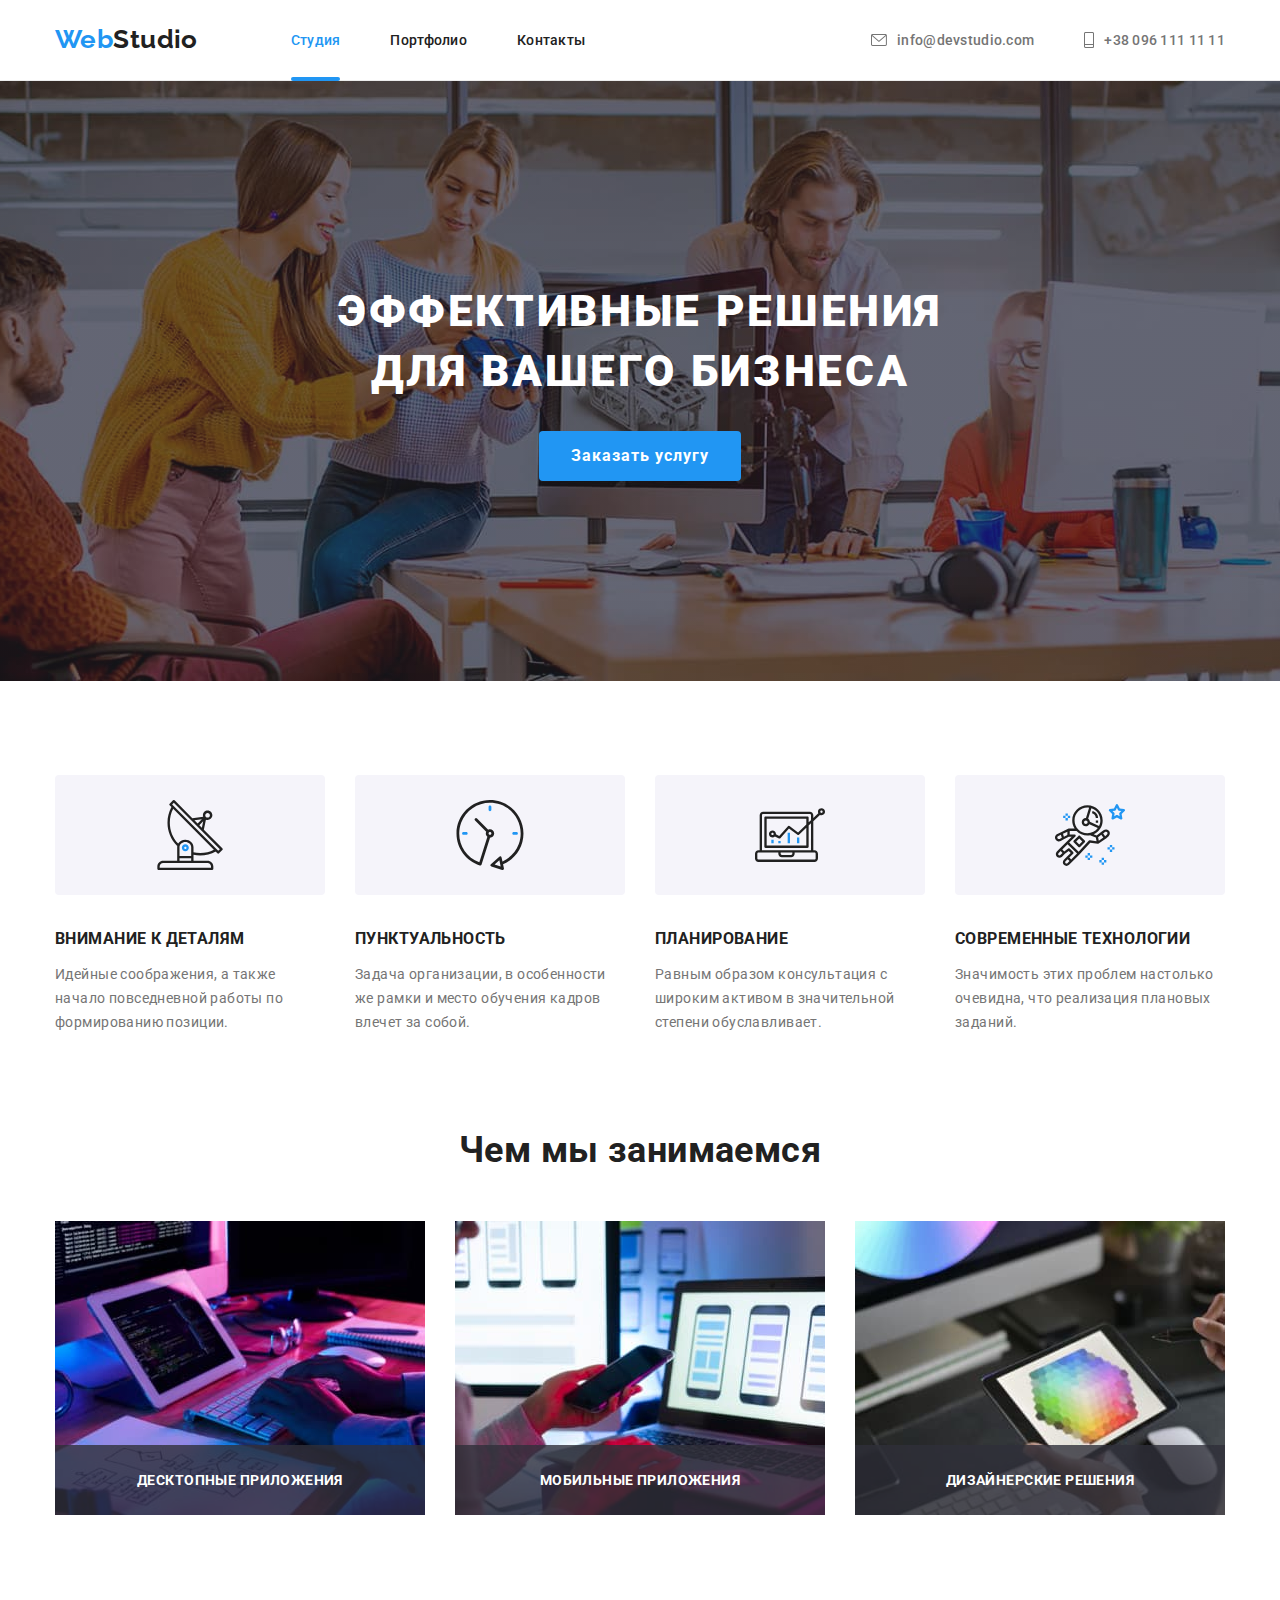
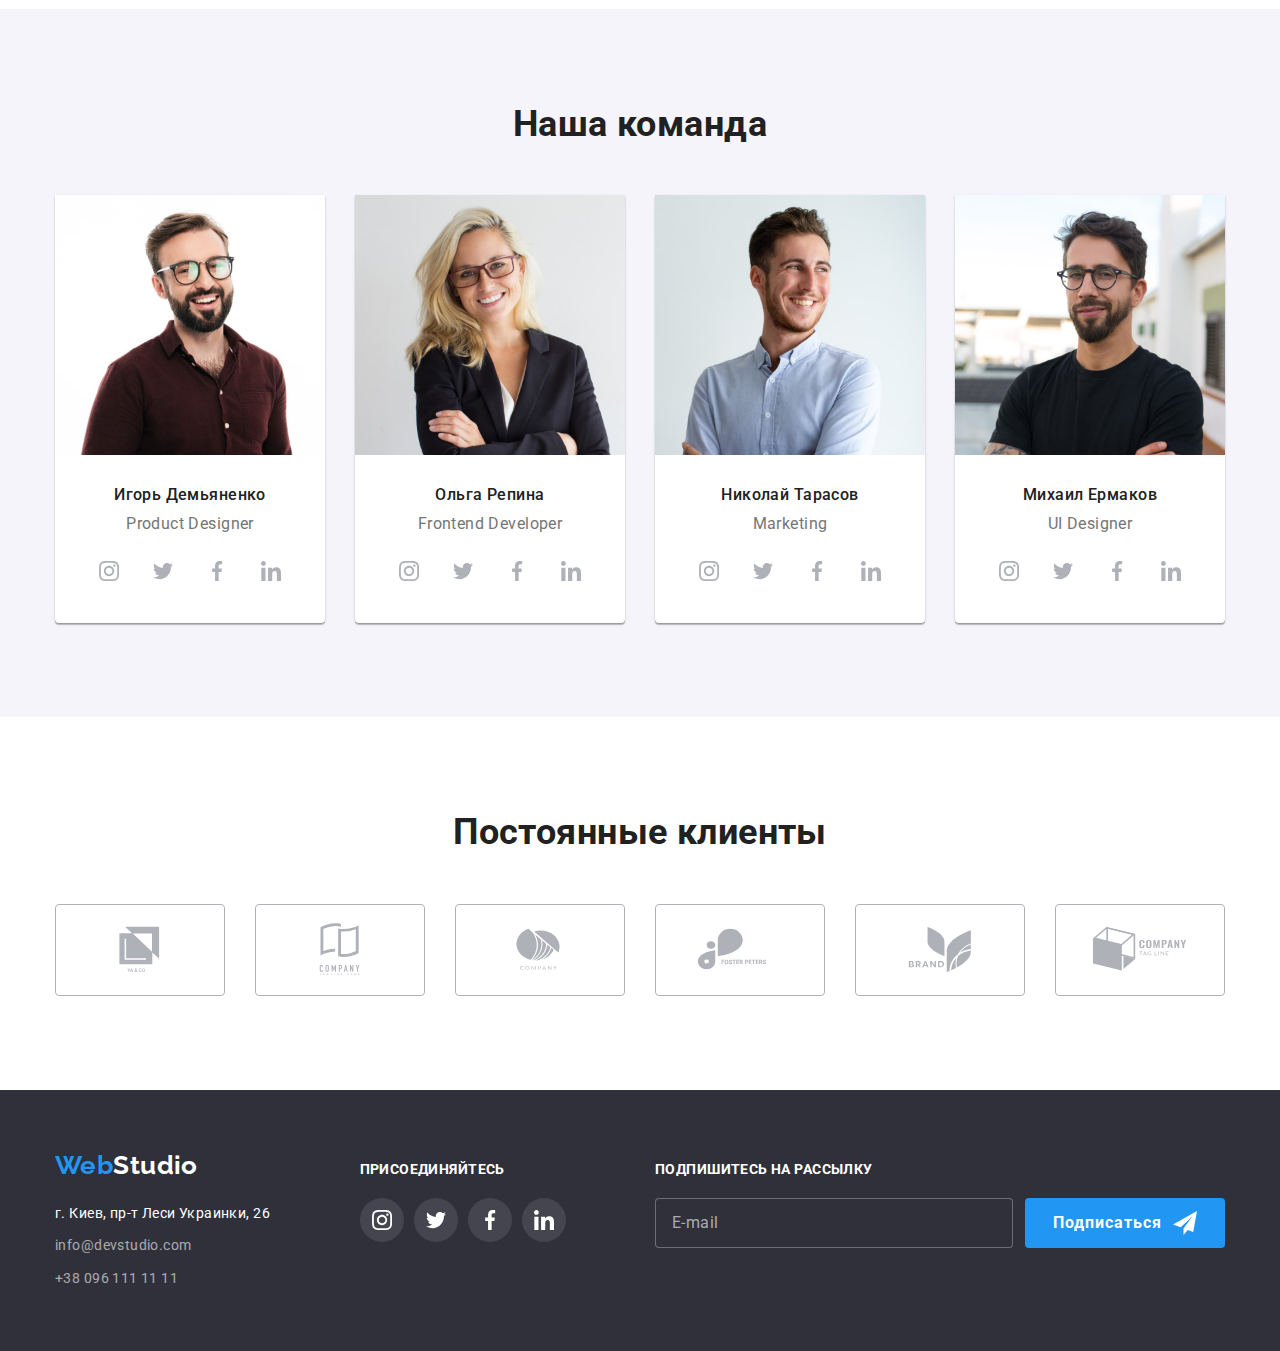
<file: index.html>
<!DOCTYPE html>
<html lang="ru">

<head>
	<meta charset="UTF-8" />
	<meta http-equiv="X-UA-Compatible" content="IE=edge" />
	<meta name="description" content="WebStudio, г. Киев, пр-т Леси Украинки, 26" />
	<meta name="viewport" content="width=device-width, initial-scale=1.0" />
	<title>WebStudio</title>
	<link rel="preconnect" href="https://fonts.googleapis.com">
	<link rel="preconnect" href="https://fonts.gstatic.com" crossorigin>
	<link
		href="https://fonts.googleapis.com/css2?family=Oleo+Script&family=Raleway:wght@700&family=Roboto:wght@400;500;700;900&display=swap"
		rel="stylesheet">
	<link rel="stylesheet"
		href="https://cdnjs.cloudflare.com/ajax/libs/modern-normalize/1.1.0/modern-normalize.min.css" />
	<link rel="stylesheet" href="./css/main.min.css">

</head>

<body>
	<!-- Header -->
	<header class="page-header">
		<div class="page-header-container container">
			<nav class="main-nav">
				<a href=" ./index.html" class="logo"><span class="logo__accent">Web</span>Studio</a>
				<ul class="menu-site-nav">
					<li class="menu-site-nav__item">
						<a href="./index.html" class="menu-site-nav__link menu-site-nav__link_current">Студия</a>
					</li>

					<li class="menu-site-nav__item">
						<a href="./portfolio.html" class="menu-site-nav__link">Портфолио</a>
					</li>

					<li class="menu-site-nav__item"><a href="" class="menu-site-nav__link">Контакты</a></li>
				</ul>
			</nav>
			<ul class="menu-contacts-header">
				<li class="menu-contacts-header__item">
					<a href="mailto:info@devstudio.com" class="menu-contacts-header__button">
						<svg class="icon-e-mail" width="16" height="12">
							<use href="./images/icons.svg#e-mail">
							</use>
						</svg>
						info@devstudio.com</a>
				</li>

				<li class="menu-contacts-header__item">
					<a href="tel:+380961111111" class="menu-contacts-header__button">
						<svg class="icon-telefon" width="10" height="16">
							<use href="./images/icons.svg#telefon">
							</use>
						</svg>
						+38 096 111 11 11</a>
				</li>
			</ul>
		</div>
	</header>

	<main>
		<!-- Hero -->
		<section class="hero-section section">
			<div class="container">
				<h1 class="hero-section__title">Эффективные решения для вашего бизнеса</h1>
				<button type="button" class="hero-section__button button" data-modal-open>Заказать
					услугу</button>
			</div>
		</section>

		<!-- Features -->
		<section class="features-section section">
			<div class="container">
				<h2 class="features-section__title section__title visually-hidden">Особенности</h2>
				<ul class="features-section__list">
					<li class="features-section__item">
						<div class="features-section__icon">
							<svg width="70" height="70">
								<use href="./images/icons.svg#antenna"></use>
							</svg>
						</div>

						<h3 class="features-section__title">Внимание к деталям</h3>
						<p class="features-section__text">
							Идейные соображения, а также начало повседневной работы по
							формированию позиции.
						</p>
					</li>

					<li class="features-section__item">
						<div class="features-section__icon">
							<svg width="70" height="70">
								<use href="./images/icons.svg#clock"></use>
							</svg>
						</div>
						<h3 class="features-section__title">Пунктуальность</h3>
						<p class="features-section__text">
							Задача организации, в особенности же рамки и место обучения
							кадров влечет за собой.
						</p>
					</li>

					<li class="features-section__item">
						<div class="features-section__icon">
							<svg width="70" height="70">
								<use href="./images/icons.svg#diagram"></use>
							</svg>
						</div>
						<h3 class="features-section__title">Планирование</h3>
						<p class="features-section__text">
							Равным образом консультация с широким активом в значительной
							степени обуславливает.
						</p>
					</li>

					<li class="features-section__item">
						<div class="features-section__icon">
							<svg width="70" height="70">
								<use href="./images/icons.svg#astronaut"></use>
							</svg>
						</div>
						<h3 class="features-section__title">Современные технологии</h3>
						<p class="features-section__text">
							Значимость этих проблем настолько очевидна, что реализация плановых заданий.
						</p>

					</li>
				</ul>
			</div>
		</section>
		<!-- Functions -->
		<section class="functions-section section">
			<div class="container">
				<h2 class="functions-section__title section__title">Чем мы занимаемся</h2>
				<ul class="functions-section__list">
					<li class="functions-section__item">
						<div class="functions-section__thumb">
							<img src="./images/studio/programer-working.jpg" alt="Программист пишет код" width="370" />
							<h3 class="functions-section__description">Десктопные приложения</h3>
						</div>
					</li>

					<li class=" functions-section__item">
						<div class="functions-section__thumb">
							<img src="./images/studio/designers.jpg" alt="Дизайнер работает над мобильным приложением"
								width="370" />
							<h3 class="functions-section__description">Мобильные приложения</h3>
						</div>
					</li>

					<li class="functions-section__item">
						<div class="functions-section__thumb">
							<img src="./images/studio/creative-artist.jpg" alt="Дизайнер принимает креативное решение"
								width="370" />
							<h3 class="functions-section__description">Дизайнерские решения</h3>
						</div>
					</li>
				</ul>
			</div>
		</section>

		<!-- Team -->
		<section class="team-section section">
			<div class="container">
				<h2 class="team-section__title section__title">Наша команда</h2>
				<ul class="team-section__list">
					<li class="team-section__item">
						<img src="./images/studio/igor.jpg" alt="Игорь" width="270" />
						<div class="team-section__card-content">
							<h3 class="team-section__name">Игорь Демьяненко</h3>
							<p lang="en" class="team-section__position">Product Designer</p>
							<ul class="social-list">

								<li class="social-list__item">
									<a class="social-list__link" href="https://www.instagram.com">
										<svg class="icon-instagram" width="20" height="20">
											<use href="./images/icons.svg#instagram"></use>
										</svg>
									</a>
								</li>

								<li class="social-list__item">
									<a class="social-list__link" href="https://twitter.com">
										<svg class="icon-twitter" width="20" height="20">
											<use href="./images/icons.svg#twitter"></use>
										</svg>
									</a>
								</li>

								<li class="social-list__item">
									<a class="social-list__link" href="https://www.facebook.com">
										<svg class="icon-facebook" width="20" height="20">
											<use href="./images/icons.svg#facebook"></use>
										</svg>
									</a>
								</li>

								<li class="social-list__item">
									<a class="social-list__link" href="https://www.linkedin.com">
										<svg class="icon-linkedin" width="20" height="20">
											<use href="./images/icons.svg#linkedin"></use>
										</svg>
									</a>
								</li>

							</ul>
						</div>
					</li>

					<li class="team-section__item">
						<img src="./images//studio/olga.jpg" alt="Ольга" width="270" />
						<div class="team-section__card-content">
							<h3 class="team-section__name">Ольга Репина</h3>
							<p lang="en" class="team-section__position">Frontend Developer</p>
							<ul class="social-list">

								<li class="social-list__item">
									<a class="social-list__link" href="https://www.instagram.com">
										<svg class="icon-instagram" width="20" height="20">
											<use href="./images/icons.svg#instagram"></use>
										</svg>
									</a>
								</li>

								<li class="social-list__item">
									<a class="social-list__link" href="https://twitter.com">
										<svg class="icon-twitter" width="20" height="20">
											<use href="./images/icons.svg#twitter"></use>
										</svg>
									</a>
								</li>

								<li class="social-list__item">
									<a class="social-list__link" href="https://www.facebook.com">
										<svg class="icon-facebook" width="20" height="20">
											<use href="./images/icons.svg#facebook"></use>
										</svg>
									</a>
								</li>

								<li class="social-list__item">
									<a class="social-list__link" href="https://www.linkedin.com">
										<svg class="icon-linkedin" width="20" height="20">
											<use href="./images/icons.svg#linkedin"></use>
										</svg>
									</a>
								</li>

							</ul>
						</div>
					</li>

					<li class="team-section__item">
						<img src="./images//studio/nikolaj.jpg" alt="Hиколай" width="270" />
						<div class="team-section__card-content">
							<h3 class="team-section__name">Николай Тарасов</h3>
							<p lang="en" class="team-section__position">Marketing</p>
							<ul class="social-list">

								<li class="social-list__item">
									<a class="social-list__link" href="https://www.instagram.com">
										<svg class="icon-instagram" width="20" height="20">
											<use href="./images/icons.svg#instagram"></use>
										</svg>
									</a>
								</li>

								<li class="social-list__item">
									<a class="social-list__link" href="https://twitter.com">
										<svg class="icon-twitter" width="20" height="20">
											<use href="./images/icons.svg#twitter"></use>
										</svg>
									</a>
								</li>

								<li class="social-list__item">
									<a class="social-list__link" href="https://www.facebook.com">
										<svg class="icon-facebook" width="20" height="20">
											<use href="./images/icons.svg#facebook"></use>
										</svg>
									</a>
								</li>

								<li class="social-list__item">
									<a class="social-list__link" href="https://www.linkedin.com">
										<svg class="icon-linkedin" width="20" height="20">
											<use href="./images/icons.svg#linkedin"></use>
										</svg>
									</a>
								</li>

							</ul>
						</div>
					</li>

					<li class="team-section__item">
						<img src="./images//studio/mixail.jpg" alt="Михаил" width="270" />
						<div class="team-section__card-content">
							<h3 class="team-section__name">Михаил Ермаков</h3>
							<p lang="en" class="team-section__position">UI Designer</p>
							<ul class="social-list">

								<li class="social-list__item">
									<a class="social-list__link" href="https://www.instagram.com">
										<svg class="icon-instagram" width="20" height="20">
											<use href="./images/icons.svg#instagram"></use>
										</svg>
									</a>
								</li>

								<li class="social-list__item">
									<a class="social-list__link" href="https://twitter.com">
										<svg class="icon-twitter" width="20" height="20">
											<use href="./images/icons.svg#twitter"></use>
										</svg>
									</a>
								</li>

								<li class="social-list__item">
									<a class="social-list__link" href="https://www.facebook.com">
										<svg class="icon-facebook" width="20" height="20">
											<use href="./images/icons.svg#facebook"></use>
										</svg>
									</a>
								</li>

								<li class="social-list__item">
									<a class="social-list__link" href="https://www.linkedin.com">
										<svg class="icon-linkedin" width="20" height="20">
											<use href="./images/icons.svg#linkedin"></use>
										</svg>
									</a>
								</li>

							</ul>
						</div>
					</li>
				</ul>
			</div>
		</section>

		<!-- Clients -->
		<section class="clients-section section">
			<div class="container">
				<h2 class="clients-section__title section__title">Постоянные клиенты</h2>
				<ul class="clients-section__list">
					<li class="clients-section__item">
						<a href="" class="clients-section__link">
							<svg class="clients-section__logo" width="106" height="60">
								<use href="./images/icons.svg#client-1"></use>
							</svg>
						</a>
					</li>

					<li class="clients-section__item">
						<a href="" class="clients-section__link">
							<svg class="clients-section__logo" width="106" height="60">
								<use href="./images/icons.svg#client-2"></use>
							</svg>
						</a>
					</li>

					<li class="clients-section__item">
						<a href="" class="clients-section__link">
							<svg class="clients-section__logo" width="106" height="60">
								<use href="./images/icons.svg#client-3"></use>
							</svg>
						</a>
					</li>

					<li class="clients-section__item">
						<a href="" class="clients-section__link">
							<svg class="clients-section__logo" width="106" height="60">
								<use href="./images/icons.svg#client-4"></use>
							</svg>
						</a>
					</li>

					<li class="clients-section__item">
						<a href="" class="clients-section__link">
							<svg class="clients-section__logo" width="106" height="60">
								<use href="./images/icons.svg#client-5"></use>
							</svg>
						</a>
					</li>

					<li class="clients-section__item">
						<a href="" class="clients-section__link">
							<svg class="clients-section__logo" width="106" height="60">
								<use href="./images/icons.svg#client-6"></use>
							</svg>
						</a>
					</li>
				</ul>

			</div>
		</section>
	</main>

	<footer class="page-footer">
		<div class="page-footer__container container">
			<div class="page-footer__contacts-info">
				<a href="./index.html" class="logo logo_color_white"><span class="logo__accent">Web</span>Studio</a>
				<address class="address">
					<ul class="address__list">
						<li class="address__item">
							<a href="https://goo.gl/maps/qNfpDweSDdGhbFdq7" target="_blank" rel="noopener noreferrer"
								title="Поисковая система Google" class="address__link">г. Киев, пр-т Леси Украинки,
								26</a>
						</li>

						<li class="address__item">
							<a href="mailto:info@devstudio.com" class="address__button">info@devstudio.com</a>
						</li>

						<li class="address__item">
							<a href="tel:+380961111111" class="address__button">+38 096 111 11 11</a>
						</li>
					</ul>
				</address>
			</div>
			<div class="page-footer__join">
				<b>Присоединяйтесь</b>
				<ul class="social-list">
					<li class="social-list__item"><a class="social-list__link social-list__link_color_white"
							href="https://www.instagram.com">
							<svg class="icon-instagram" width="20" height="20">
								<use href="./images/icons.svg#instagram"></use>
							</svg>
						</a></li>

					<li class="social-list__item"><a class="social-list__link social-list__link_color_white"
							href="https://www.twitter.com">
							<svg class="icon-twitter" width="20" height="20">
								<use href="./images/icons.svg#twitter"></use>
							</svg>
						</a></li>

					<li class="social-list__item"><a class="social-list__link social-list__link_color_white"
							href="https://www.facebook.com">
							<svg class="icon-facebook" width="20" height="20">
								<use href="./images/icons.svg#facebook"></use>
							</svg>
						</a></li>

					<li class="social-list__item"><a class="social-list__link social-list__link_color_white"
							href="https://www.linkedin.com">
							<svg class="icon-linkedin" width="20" height="20">
								<use href="./images/icons.svg#linkedin"></use>
							</svg>
						</a></li>
				</ul>
			</div>

			<div class="page-footer__subcription">
				<b>Подпишитесь на рассылку</b>
				<form class="subcription-form">
					<label>
						<input class="subcription-form__input" type="email" name="email" placeholder="E-mail" />
					</label>
					<button class="subcription-form__button button" type="submit">Подписаться
						<svg class="subcription-form__input-icon" width="24" height="24">
							<use href="./images/icons.svg#icon-send"></use>
						</svg>
					</button>
				</form>
			</div>
		</div>
	</footer>

	<div class="backdrop is-hidden" data-modal>
		<div class="modal">
			<button class="modal__button-close" data-modal-close>
				<svg class="modal__icon-close" width="18" height="18">
					<use href="./images/icons.svg#close-black"></use>
				</svg>
			</button>
			<form class="modal-form">
				<b class="modal-form__title">Оставьте свои данные, мы вам перезвоним</b>
				<lable class="modal-form__field">
					<span class="modal-form__label">Имя</span>
					<span class="modal-form__input-wrapper">
						<input class="modal-form__input" type="text" name="user_name" required>
						<svg class="modal-form__icon" width="18" height="18">
							<use href="./images/icons.svg#icon-person-black"></use>
						</svg>
					</span>
				</lable>

				<label class="modal-form__field">
					<span class="modal-form__label">Телефон</span>
					<span class="modal-form__input-wrapper">
						<input class="modal-form__input" type="tel" name="user_phone" required>
						<svg class="modal-form__icon" width="18" height="18">
							<use href="./images/icons.svg#icon-phone-black"></use>
						</svg>
					</span>
				</label>

				<label class="modal-form__field">
					<span class="modal-form__label">Почта</span>
					<span class="modal-form__input-wrapper">
						<input class="modal-form__input" type="email" name="user_email">
						<svg class="modal-form__icon" width="18" height="18">
							<use href="./images/icons.svg#icon-email-black"></use>
						</svg>
					</span>
				</label>

				<label class="modal-form__field modal-form__field_message">
					<span class="modal-form__label">Комментарий</span>
					<textarea class="modal-form__message" name="user_message" placeholder="Введите текст"></textarea>
				</label>

				<label class="modal-form__field-checkbox">
					<input class="modal-form__checkbox visually-hidden" type="checkbox" name="user-policy" required>
					<svg class="modal-form__own-checkbox" width="16" height="15">
						<use class="modal-form__own-checkbox-icon" href="./images/icons.svg#icon-check"></use>
					</svg>
					Соглашаюсь с рассылкой и принимаю&nbsp;<a class="modal-form__link" href="#">Условия договора</a>
				</label>

				<button class="modal-form__submit button" type="submit">Отправить</button>
			</form>
		</div>
	</div>

	<script src="./js/modal.js"></script>

</body>

</html>
</file>
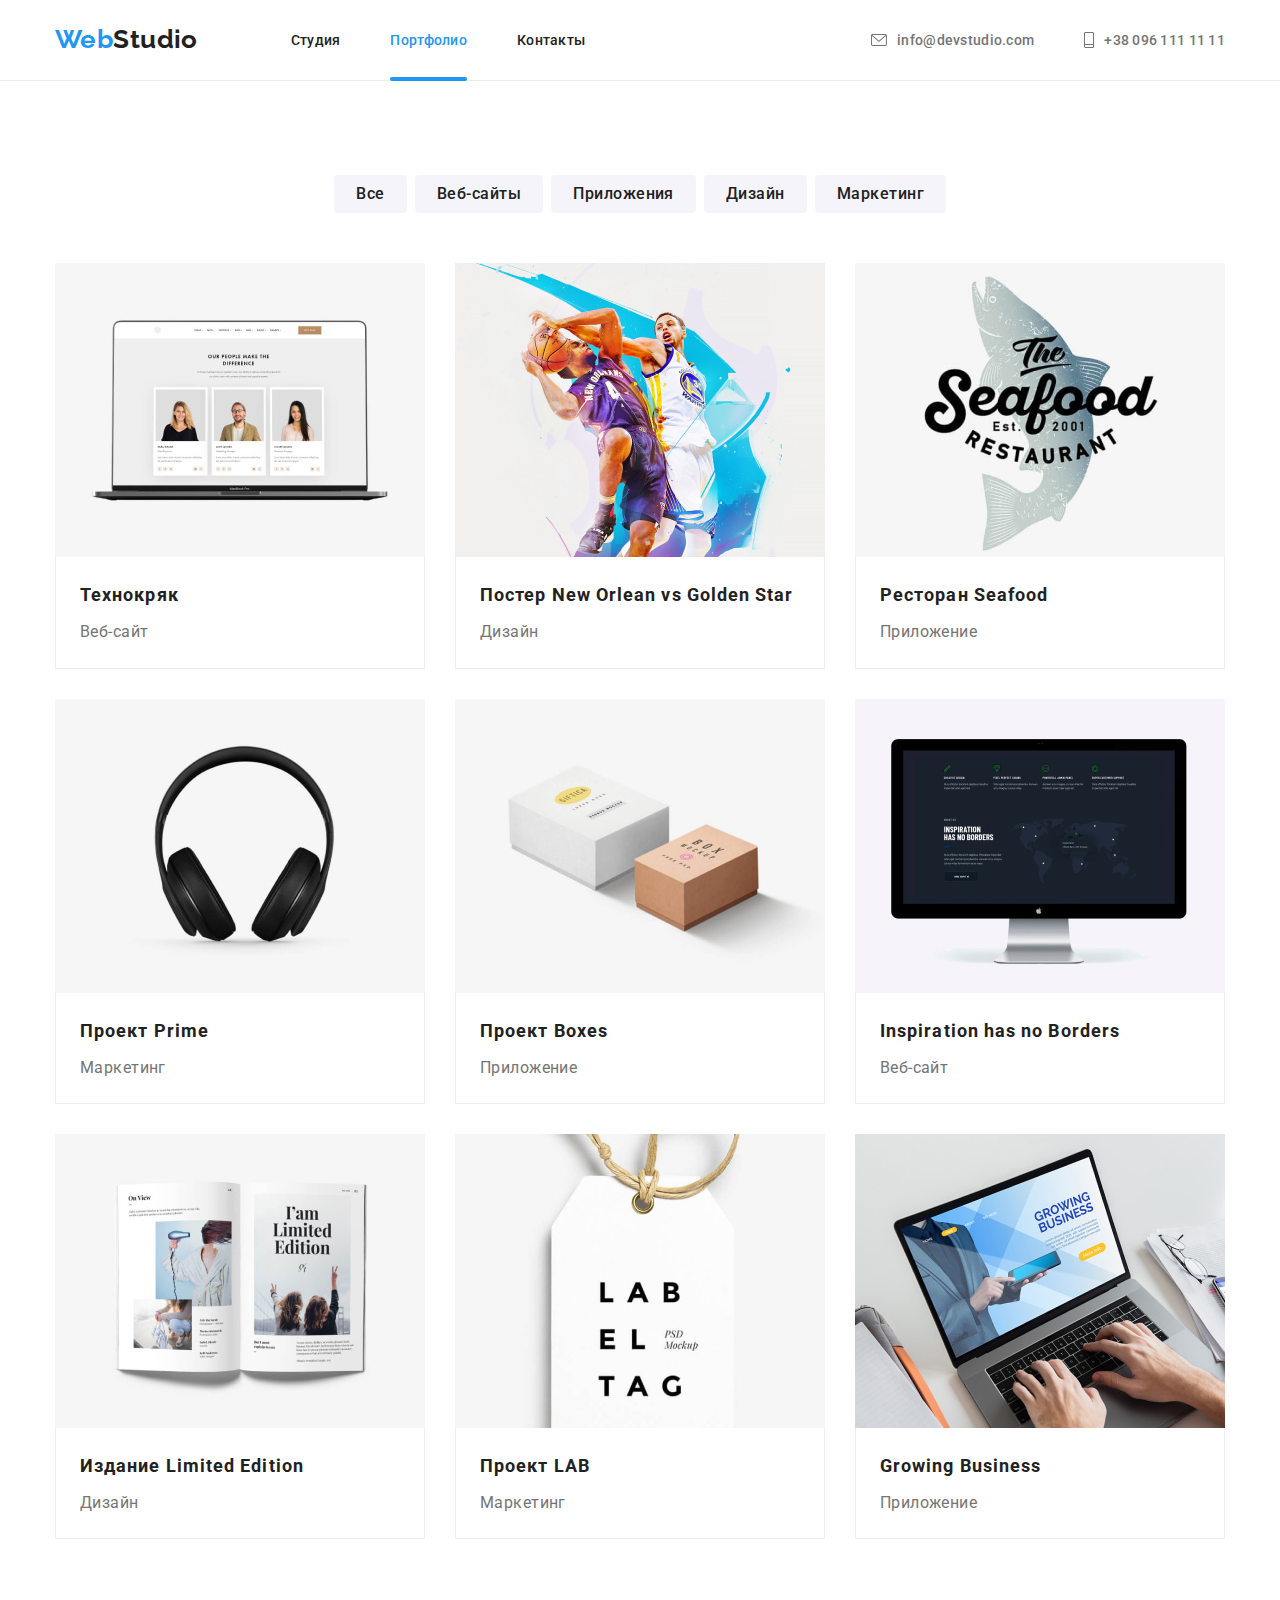
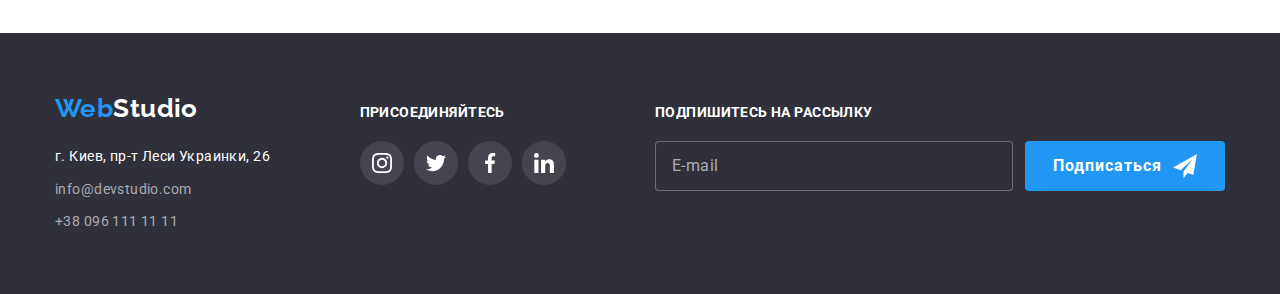
<file: portfolio.html>
<!DOCTYPE html>
<html lang="ru">

<head>
	<meta charset="UTF-8" />
	<meta http-equiv="X-UA-Compatible" content="IE=edge" />
	<meta name="description" content="WebStudio, г. Киев, пр-т Леси Украинки, 26" />
	<meta name="viewport" content="width=device-width, initial-scale=1.0" />
	<title>Document</title>
	<link rel="preconnect" href="https://fonts.googleapis.com">
	<link rel="preconnect" href="https://fonts.gstatic.com" crossorigin>
	<link
		href="https://fonts.googleapis.com/css2?family=Oleo+Script&family=Raleway:wght@700&family=Roboto:wght@400;500;700;900&display=swap"
		rel="stylesheet">
	<link rel="stylesheet"
		href="https://cdnjs.cloudflare.com/ajax/libs/modern-normalize/1.1.0/modern-normalize.min.css" />
	<link rel="stylesheet" href="./css/portfolio.min.css">
</head>

<body>
	<!--Header -->
	<header class="page-header">
		<div class="page-header-container container">
			<nav class="main-nav">
				<a href=" ./index.html" class="logo"><span class="logo__accent">Web</span>Studio</a>
				<ul class="menu-site-nav">
					<li class="menu-site-nav__item">
						<a href="./index.html" class="menu-site-nav__link">Студия</a>
					</li>

					<li class="menu-site-nav__item">
						<a href="./portfolio.html" class="menu-site-nav__link menu-site-nav__link_current">Портфолио</a>
					</li>

					<li class="menu-site-nav__item"><a href="" class="menu-site-nav__link">Контакты</a></li>
				</ul>
			</nav>
			<ul class="menu-contacts-header">
				<li class="menu-contacts-header__item">
					<a href="mailto:info@devstudio.com" class="menu-contacts-header__button">
						<svg class="icon-e-mail" width="16" height="12">
							<use href="./images/icons.svg#e-mail">
							</use>
						</svg>
						info@devstudio.com</a>
				</li>

				<li class="menu-contacts-header__item">
					<a href="tel:+380961111111" class="menu-contacts-header__button">
						<svg class="icon-telefon" width="10" height="16">
							<use href="./images/icons.svg#telefon">
							</use>
						</svg>
						+38 096 111 11 11</a>
				</li>
			</ul>
		</div>
	</header>

	<main>
		<!-- Portfolio -->
		<section class="portfolio-section section">
			<div class="container">
				<h1 class="portfolio-section__title visually-hidden">Портфолио</h1>
				<div class="portfolio-section-button">
					<ul class="portfolio-section-button__list">
						<li class="portfolio-section-button__item">
							<button type="button" class="button button_portfolio">Все</button>
						</li>

						<li class="portfolio-section-button__item">
							<button type="button" class="button button_portfolio">
								Веб-сайты
							</button>
						</li>

						<li class="portfolio-section-button__item">
							<button type="button" class="button button_portfolio">
								Приложения
							</button>

						</li>

						<li class="portfolio-section-button__item">
							<button type="button" class="button button_portfolio">
								Дизайн
							</button>
						</li>

						<li class="portfolio-section-button__item">
							<button type="button" class="button button_portfolio">
								Маркетинг
							</button>
						</li>
					</ul>
				</div>

				<div class="portfolio-section-card-set">
					<ul class="portfolio-section-card-set__list">
						<li class="portfolio-section-card-set__item">
							<a href="" class="portfolio-section-card-set__link">
								<div class="portfolio-section-card-set__thumb">
									<img src="./images/portfolio/texnokryak.jpg" alt="Ноутбук" width="370" />
									<div class="portfolio-section-card-set__overlay">
										<p class="portfolio-section-card-set__description">Ресурс предлагает комплексные
											предложения с разным
											уровнем функционала и
											сервисов. Все это позволит gосетителю получить исчерпывающие сведения о
											компании или частном лице.
										</p>
									</div>
								</div>
								<div class="portfolio-section-card-set__content">
									<h2 class="portfolio-section-card-set__title">Технокряк</h2>
									<p class="portfolio-section-card-set__text">Веб-сайт</p>
								</div>
							</a>
						</li>

						<li class="portfolio-section-card-set__item">
							<a href="" class="portfolio-section-card-set__link">
								<div class="portfolio-section-card-set__thumb">
									<img src="./images/portfolio/poster.jpg" alt="Игра баскетболистов" width="370" />
									<div class="portfolio-section-card-set__overlay">
										<p class="portfolio-section-card-set__description">Ресурс предлагает комплексные
											предложения с разным
											уровнем функционала и
											сервисов. Все это позволит gосетителю получить исчерпывающие сведения о
											компании или частном лице.
										</p>
									</div>
								</div>
								<div class="portfolio-section-card-set__content">
									<h2 class="portfolio-section-card-set__title">Постер New Orlean vs Golden Star</h2>
									<p class="portfolio-section-card-set__text">Дизайн</p>
								</div>
							</a>
						</li>

						<li class="portfolio-section-card-set__item">
							<a href="" class="portfolio-section-card-set__link">
								<div class="portfolio-section-card-set__thumb">
									<img src="./images/portfolio/restoran.jpg" alt="Название ресторана" width="370" />
									<div class="portfolio-section-card-set__overlay">
										<p class="portfolio-section-card-set__description">Ресурс предлагает комплексные
											предложения с разным
											уровнем функционала и
											сервисов. Все это позволит gосетителю получить исчерпывающие сведения о
											компании или частном лице.
										</p>
									</div>
								</div>
								<div class="portfolio-section-card-set__content">
									<h2 class="portfolio-section-card-set__title">Ресторан Seafood</h2>
									<p class="portfolio-section-card-set__text">Приложение</p>
								</div>
							</a>
						</li>

						<li class="portfolio-section-card-set__item">
							<a href="" class="portfolio-section-card-set__link">
								<div class="portfolio-section-card-set__thumb">
									<img src="./images/portfolio/prime.jpg" alt="Наушники" width="370" />
									<div class="portfolio-section-card-set__overlay">
										<p class="portfolio-section-card-set__description">Ресурс предлагает комплексные
											предложения с разным
											уровнем функционала и
											сервисов. Все это позволит gосетителю получить исчерпывающие сведения о
											компании или частном лице.
										</p>
									</div>
								</div>
								<div class="portfolio-section-card-set__content">
									<h2 class="portfolio-section-card-set__title">Проект Prime</h2>
									<p class="portfolio-section-card-set__text">Маркетинг</p>
								</div>
							</a>
						</li>

						<li class="portfolio-section-card-set__item">
							<a href="" class="portfolio-section-card-set__link">
								<div class="portfolio-section-card-set__thumb">
									<img src="./images/portfolio/box.jpg" alt="Две картонные коробочки" width="370" />
									<div class="portfolio-section-card-set__overlay">
										<p class="portfolio-section-card-set__description">Ресурс предлагает комплексные
											предложения с разным
											уровнем функционала и
											сервисов. Все это позволит gосетителю получить исчерпывающие сведения о
											компании или частном лице.
										</p>
									</div>
								</div>
								<div class="portfolio-section-card-set__content">
									<h2 class="portfolio-section-card-set__title">Проект Boxes</h2>
									<p class="portfolio-section-card-set__text">Приложение</p>
								</div>
							</a>
						</li>

						<li class="portfolio-section-card-set__item">
							<a href="" class="portfolio-section-card-set__link">
								<div class="portfolio-section-card-set__thumb">
									<img src="./images/portfolio/monitor.jpg" alt="Монитор" width="370" />
									<div class="portfolio-section-card-set__overlay">
										<p class="portfolio-section-card-set__description">Ресурс предлагает комплексные
											предложения с разным
											уровнем функционала и
											сервисов. Все это позволит gосетителю получить исчерпывающие сведения о
											компании или частном лице.
										</p>
									</div>
								</div>
								<div class="portfolio-section-card-set__content">
									<h2 lang="en" class="portfolio-section-card-set__title">Inspiration has no Borders
									</h2>
									<p class="portfolio-section-card-set__text">Веб-сайт</p>
								</div>
							</a>
						</li>

						<li class="portfolio-section-card-set__item">
							<a href="" class="portfolio-section-card-set__link">
								<div class="portfolio-section-card-set__thumb">
									<img src="./images/portfolio/book-edition.jpg" alt="Разворот книги" width="370" />
									<div class="portfolio-section-card-set__overlay">
										<p class="portfolio-section-card-set__description">Ресурс предлагает комплексные
											предложения с разным
											уровнем функционала и
											сервисов. Все это позволит gосетителю получить исчерпывающие сведения о
											компании или частном лице.
										</p>
									</div>
								</div>
								<div class="portfolio-section-card-set__content">
									<h2 class="portfolio-section-card-set__title">Издание Limited Edition</h2>
									<p class="portfolio-section-card-set__text">Дизайн</p>
								</div>
							</a>
						</li>

						<li class="portfolio-section-card-set__item">
							<a href="" class="portfolio-section-card-set__link">
								<div class="portfolio-section-card-set__thumb">
									<img src="./images/portfolio/lab.jpg" alt="Бирка" width="370" />
									<div class="portfolio-section-card-set__overlay">
										<p class="portfolio-section-card-set__description">Ресурс предлагает комплексные
											предложения с разным
											уровнем функционала и
											сервисов. Все это позволит gосетителю получить исчерпывающие сведения о
											компании или частном лице.
										</p>
									</div>
								</div>
								<div class="portfolio-section-card-set__content">
									<h2 class="portfolio-section-card-set__title">Проект LAB</h2>
									<p class="portfolio-section-card-set__text">Маркетинг</p>
								</div>
							</a>

						</li>

						<li class="portfolio-section-card-set__item">
							<a href="" class="portfolio-section-card-set__link">
								<div class="portfolio-section-card-set__thumb">
									<img src="./images/portfolio/growing-business.jpg" alt="Ноутбук" width="370" />
									<div class="portfolio-section-card-set__overlay">
										<p class="portfolio-section-card-set__description">Ресурс предлагает комплексные
											предложения с разным
											уровнем функционала и
											сервисов. Все это позволит gосетителю получить исчерпывающие сведения о
											компании или частном лице.
										</p>
									</div>
								</div>
								<div class="portfolio-section-card-set__content">
									<h2 lang="en" class="portfolio-section-card-set__title">Growing Business</h2>
									<p class="portfolio-section-card-set__text">Приложение</p>
								</div>
							</a>
						</li>
					</ul>
				</div>
			</div>
		</section>
	</main>

	<footer class="page-footer">
		<div class="page-footer__container container">
			<div class="page-footer__contacts-info">
				<a href="./index.html" class="logo logo_color_white"><span class="logo__accent">Web</span>Studio</a>
				<address class="address">
					<ul class="address__list">
						<li class="address__item">
							<a href="https://goo.gl/maps/qNfpDweSDdGhbFdq7" target="_blank" rel="noopener noreferrer"
								title="Поисковая система Google" class="address__link">г. Киев, пр-т Леси Украинки,
								26</a>
						</li>

						<li class="address__item">
							<a href="mailto:info@devstudio.com" class="address__button">info@devstudio.com</a>
						</li>

						<li class="address__item">
							<a href="tel:+380961111111" class="address__button">+38 096 111 11 11</a>
						</li>
					</ul>
				</address>
			</div>
			<div class="page-footer__join">
				<b>Присоединяйтесь</b>
				<ul class="social-list">
					<li class="social-list__item"><a class="social-list__link social-list__link_color_white"
							href="https://www.instagram.com">
							<svg class="icon-instagram" width="20" height="20">
								<use href="./images/icons.svg#instagram"></use>
							</svg>
						</a></li>

					<li class="social-list__item"><a class="social-list__link social-list__link_color_white"
							href="https://www.twitter.com">
							<svg class="icon-twitter" width="20" height="20">
								<use href="./images/icons.svg#twitter"></use>
							</svg>
						</a></li>

					<li class="social-list__item"><a class="social-list__link social-list__link_color_white"
							href="https://www.facebook.com">
							<svg class="icon-facebook" width="20" height="20">
								<use href="./images/icons.svg#facebook"></use>
							</svg>
						</a></li>

					<li class="social-list__item"><a class="social-list__link social-list__link_color_white"
							href="https://www.linkedin.com">
							<svg class="icon-linkedin" width="20" height="20">
								<use href="./images/icons.svg#linkedin"></use>
							</svg>
						</a></li>
				</ul>
			</div>

			<div class="page-footer__subcription">
				<b>Подпишитесь на рассылку</b>
				<form class="subcription-form">
					<label>
						<input class="subcription-form__input" type="email" name="email" placeholder="E-mail" />
					</label>
					<button class="subcription-form__button button" type="submit">Подписаться
						<svg class="subcription-form__input-icon" width="24" height="24">
							<use href="./images/icons.svg#icon-send"></use>
						</svg>
					</button>
				</form>
			</div>
		</div>
	</footer>
</body>

</html>
</file>
<file: css/main.min.css>
:root{--primary-text-color: #757575;--title-text-color: #212121;--contacts-text-color: rgba(255, 255, 255, 0.6);--primary-white-color: #ffffff;--accent-color: #2196f3;--primary-button-accent-color: #188CE8;--hero-background-color: #c4c4c4;--secondary-background-color: #f5f4fa;--header-footer-background-color: #2f303a;--lable-background-color: rgba(47, 48, 58, 0.8);--primary-button-shadow: 0px 4px 4px rgba(0, 0, 0, 0.15);--portfolio-button-shadow: 0px 3px 1px rgba(0, 0, 0, 0.1), 0px 1px 2px rgba(0, 0, 0, 0.08), 0px 2px 2px rgba(0, 0, 0, 0.12);--header-border-color: #ececec;--team-card-shadow: 0px 1px 3px rgba(0, 0, 0, 0.12), 0px 1px 1px rgba(0, 0, 0, 0.14), 0px 2px 1px rgba(0, 0, 0, 0.2);--card-set-gap: 30px;--card-set-border-color: #eeeeee;--portfolio-card-shadow: 0px 1px 1px rgba(0, 0, 0, 0.12), 0px 4px 4px rgba(0, 0, 0, 0.06), 1px 4px 6px rgba(0, 0, 0, 0.16);--portfolio-card-overlay: rgba(33, 150, 243, 0.9);--icon-social-color: #afb1b8;--icon-social-background-color: rgba(255, 255, 255, 0.1);--overlay-background-color: rgba(0, 0, 0, 0.2);--modal-background-color: rgba(255, 255, 255, 1);--close-ellipse-color: rgba(0, 0, 0, 0.1);--modal-form-input-border: 1px solid rgba(33, 33, 33, 0.2);--modal-placeholder-color: rgba(117, 117, 117, 0.5);--transition-duration-function: 250ms cubic-bezier(0.4, 0, 0.2, 1)}.clients-section__link,.features-section__icon,.modal-form__field-checkbox,.social-list__link{display:flex;align-items:center;justify-content:center}.visually-hidden{position:absolute;width:1px;height:1px;margin:-1px;border:0;padding:0;white-space:nowrap;clip-path:inset(100%);clip:rect(0 0 0 0);overflow:hidden}html{box-sizing:border-box}*,*::before,*::after{box-sizing:inherit}h1,h2,h3,h4,h5,h6,p{margin:0;padding:0}ul{margin:0;padding:0;list-style:none}img{display:block;max-width:100%;height:auto}body{background-color:var(--primary-white-color);color:var(--primary-text-color);font-family:Roboto,sans-serif;font-size:14px;line-height:1.71;letter-spacing:.03em}b{display:inline-block;margin-bottom:20px;line-height:1.14;text-transform:uppercase;color:var(--primary-white-color)}.section{padding-top:94px;padding-bottom:94px}.container{width:1200px;margin-left:auto;margin-right:auto;padding-left:15px;padding-right:15px}.section__title{margin-bottom:50px;color:var(--title-text-color);font-size:36px;line-height:1.17;text-align:center}.logo{font-size:26px;font-weight:700;line-height:1.1923076923;color:var(--title-text-color);font-family:Raleway,sans-serif;text-decoration:none;padding-top:24px;padding-bottom:25px;transition-property:color;transition:color var(--transition-duration-function)}.logo:hover,.logo:focus{color:var(--accent-color)}.logo__accent{color:var(--accent-color)}.logo_color_white{color:var(--primary-white-color)}.button{font-size:16px;font-weight:700;line-height:1.875;display:inline-block;border:none;border-radius:4px;font-family:inherit;min-width:200px;letter-spacing:.06em;cursor:pointer;transition:color var(--transition-duration-function),background-color var(--transition-duration-function),box-shadow var(--transition-duration-function)}.social-list{display:flex;justify-content:center}.social-list__item+.social-list__item{margin-left:10px}.social-list__link{width:44px;height:44px;border-radius:50%;color:var(--icon-social-color);transition-property:color,background-color;transition:color var(--transition-duration-function),background-color var(--transition-duration-function)}.social-list__link:hover,.social-list__link:focus{color:var(--primary-white-color);background-color:var(--accent-color)}.icon-instagram,.icon-twitter,.icon-facebook,.icon-linkedin{fill:currentColor}.backdrop{position:fixed;top:0;left:0;width:100%;height:100%;background-color:var(--overlay-background-color);opacity:1;transition-property:opacity;transition:opacity var(--transition-duration-function)}.backdrop.is-hidden{visibility:hidden;opacity:0;pointer-events:none}.backdrop.is-hidden .modal{transform:translate(-50%, -50%) scale(1.1);opacity:0}.modal{position:absolute;top:50%;left:50%;min-width:528px;min-height:581px;border-radius:4px;background-color:var(--modal-background-color);box-shadow:0px 2px 1px rgba(0,0,0,.2),0px 1px 1px rgba(0,0,0,.14),0px 1px 3px rgba(0,0,0,.12);opacity:1;transform:translate(-50%, -50%) scale(1);transition-property:transform,opacity;transition:transform var(--transition-duration-function),opacity var(--transition-duration-function) 250ms}.modal__button-close{position:absolute;top:8px;right:8px;display:flex;justify-content:center;align-items:center;margin-left:auto;width:30px;height:30px;border:1px solid var(--close-ellipse-color);background-color:var(--primary-white-color);border-radius:50%;transition-property:fill;transition:fill var(--transition-duration-function)}.modal__button-close:hover,.modal__button-close:focus{fill:var(--accent-color)}.modal-form{padding:40px}.modal-form__title{display:block;font-size:20px;line-height:1.15;color:var(--title-text-color);text-transform:none;text-align:center;margin-bottom:12px}.modal-form__field{display:block;margin-bottom:10px}.modal-form__label{display:block;margin-bottom:4px;color:var(--primary-text-color);font-size:12px;letter-spacing:.01em}.modal-form__input-wrapper{display:block;position:relative}.modal-form__input{width:100%;height:40px;font-size:12px;line-height:1.17;letter-spacing:.01em;border-radius:4px;padding:11px 12px;padding-left:42px;color:#000;border:var(--modal-form-input-border);transition-property:border-color;transition:border-color var(--transition-duration-function)}.modal-form__field:focus-within .modal-form__input{outline:none;border-color:var(--accent-color)}.modal-form__icon{display:inline-block;position:absolute;top:50%;left:12px;transform:translateY(-50%);transition-property:fill;transition:fill var(--transition-duration-function)}.modal-form__field:focus-within .modal-form__icon{fill:var(--accent-color)}.modal-form__message{display:block;width:100%;height:120px;font-size:12px;line-height:1.17;letter-spacing:.01em;border-radius:4px;resize:none;padding:12px 16px;color:#000;border:var(--modal-form-input-border);transition-property:border-color;transition:border-color var(--transition-duration-function)}.modal-form__message::placeholder{font-size:12px;line-height:1.17;letter-spacing:.01em;color:rgba(117,117,117,.5)}.modal-form__field:focus-within .modal-form__message{outline:none;border-color:var(--accent-color)}.modal-form__field_message{margin-bottom:20px}.modal-form__field-checkbox{margin-bottom:30px;line-height:1.71}.modal-form__own-checkbox{margin-right:10px;border:2px solid var(--title-text-color);border-radius:4px;cursor:pointer;transition-property:box-shadow;transition:box-shadow var(--transition-duration-function)}.modal-form__checkbox:focus+.modal-form__own-checkbox{box-shadow:0 0 0 2px rgba(0,0,255,.5)}.modal-form__checkbox:checked+.modal-form__own-checkbox{border-color:rgba(0,0,0,0);background-color:var(--accent-color);background-size:contain;background-origin:border-box;box-shadow:0px 4px 4px rgba(0,0,0,.25)}.modal-form__link{color:var(--accent-color)}.modal-form__submit{display:block;padding:10px 52px;margin:0 auto;color:var(--primary-white-color);background-color:var(--accent-color);transition-property:background-color,box-shadow}.modal-form__submit:hover,.modal-form__submit:focus{background-color:var(--primary-button-accent-color);box-shadow:var(--primary-button-shadow)}.page-header{border-bottom:1px solid var(--header-border-color)}.page-header-container{display:flex;align-items:center}.main-nav{display:flex;align-items:center}.menu-site-nav{display:flex;margin-left:93px}.menu-site-nav__item+.menu-site-nav__item{margin-left:50px}.menu-site-nav__link{display:block;padding-top:32px;padding-bottom:32px;font-weight:500;letter-spacing:.02em;color:var(--title-text-color);text-decoration:none;transition-property:color;transition:color var(--transition-duration-function);line-height:1.17}.menu-site-nav__link:hover,.menu-site-nav__link:focus{color:var(--accent-color)}.menu-contacts-header{display:flex;margin-left:auto}.menu-contacts-header__item+.menu-contacts-header__item{margin-left:50px}.menu-contacts-header__button{display:flex;align-items:center;padding-top:32px;padding-bottom:32px;text-decoration:none;font-weight:500;line-height:1.17;letter-spacing:.02em;color:var(--primary-text-color);transition-property:color;transition:color var(--transition-duration-function)}.menu-contacts-header__button:hover,.menu-contacts-header__button:focus{color:var(--accent-color)}.icon-e-mail,.icon-telefon{margin-right:10px;fill:currentColor}.menu-site-nav__link_current{position:relative;color:var(--accent-color)}.menu-site-nav__link_current::after{display:inline-block;position:absolute;content:"";bottom:0;right:0;width:100%;height:4px;margin-bottom:-1px;background-color:var(--accent-color);border-radius:2px}.hero-section{max-width:1600px;height:600px;padding:200px 0;margin:0 auto;background-color:var(--hero-background-color);text-align:center;background-image:linear-gradient(rgba(47, 48, 58, 0.4), rgba(47, 48, 58, 0.4)),url("../images/studio/hero.jpg");background-size:cover;background-repeat:no-repeat;background-position:center}.hero-section__title{font-size:44px;font-weight:900;line-height:1.3636363636;width:696px;margin:0 auto;color:var(--primary-white-color);letter-spacing:.06em;text-transform:uppercase}.hero-section__button{padding:10px 32px;margin-top:30px;color:var(--primary-white-color);background-color:var(--accent-color);transition-property:background-color,box-shadow}.hero-section__button:hover,.hero-section__button:focus{background-color:var(--primary-button-accent-color);box-shadow:var(--primary-button-shadow)}.features-section__list{display:flex;flex-wrap:wrap}.features-section__item{width:calc((100% - 90px)/4)}.features-section__item+.features-section__item{margin-left:30px}.features-section__icon{height:120px;margin-bottom:30px;background-color:var(--secondary-background-color);border-radius:4px}.features-section__title{margin-bottom:10px;color:var(--title-text-color);text-transform:uppercase}.features-section__text{margin-bottom:0}.functions-section{padding-top:0}.functions-section__list{display:flex;flex-wrap:wrap}.functions-section__item{width:calc((100% - 60px)/3)}.functions-section__item+.functions-section__item{margin-left:30px}.functions-section__thumb{position:relative}.functions-section__description{position:absolute;bottom:0;left:0;width:100%;padding:27px 0;color:var(--primary-white-color);background-color:var(--lable-background-color);font-size:14px;line-height:1.17;text-align:center;text-transform:uppercase}.team-section{background-color:var(--secondary-background-color)}.team-section__list{display:flex;flex-wrap:wrap}.team-section__name,.team-section__position{font-size:16px;line-height:1.19}.team-section__name{font-weight:500;margin-bottom:10px;color:var(--title-text-color)}.team-section__position{margin-bottom:16px}.team-section__item{width:calc((100% - 90px)/4);text-align:center;background-color:var(--primary-white-color);box-shadow:var(--team-card-shadow);border-radius:0px 0px 4px 4px}.team-section__item+.team-section__item{margin-left:30px}.team-section__card-content{padding-top:30px;padding-bottom:30px}.clients-section__list{display:flex;flex-wrap:wrap}.clients-section__item{width:calc((100% - 150px)/6)}.clients-section__item+.clients-section__item{margin-left:30px}.clients-section__link{height:92px;color:var(--icon-social-color);border:1px solid var(--icon-social-color);border-radius:4px;transition-property:color,border-color;transition:color var(--transition-duration-function),border-color var(--transition-duration-function)}.clients-section__link:hover,.clients-section__link:focus{color:var(--accent-color);border-color:var(--accent-color)}.clients-section__logo{fill:currentColor}.page-footer{padding-top:60px;padding-bottom:60px;background:var(--header-footer-background-color)}.page-footer__container{display:flex;align-items:baseline;justify-content:space-between}.address{font-style:normal;margin-top:20px}.address__item+.address__item{margin-top:9px}.address__link{color:var(--primary-white-color);text-decoration:none;transition-property:color;transition:color var(--transition-duration-function)}.address__link:hover,.address__link:focus{color:var(--accent-color)}.address__button{color:var(--contacts-text-color);text-decoration:none;transition-property:color;transition:color var(--transition-duration-function)}.address__button:hover,.address__button:focus{color:var(--accent-color)}.social-list__link_color_white{color:var(--primary-white-color);background-color:var(--icon-social-background-color);transition-property:background-color}.social-list__link_color_white:hover,.social-list__link_color_white:focus{background-color:var(--accent-color)}.subcription-form{display:flex}.subcription-form__input{width:358px;height:50px;padding:15px 16px;margin-right:12px;font-size:16px;line-height:1.3;letter-spacing:.03em;color:var(--primary-white-color);background-color:var(--header-footer-background-color);border:1px solid rgba(255,255,255,.3);border-radius:4px;transition-property:box-shadow;transition:box-shadow var(--transition-duration-function)}.subcription-form__input:focus{box-shadow:var(--primary-button-shadow)}.subcription-form__input::placeholder{font-size:16px;line-height:1.3;letter-spacing:.03em;color:var(--contacts-text-color)}.subcription-form__button{display:flex;align-items:center;justify-content:space-between;padding:10px 28px;color:var(--primary-white-color);background-color:var(--accent-color);transition-property:background-color,box-shadow}.subcription-form__button:hover,.subcription-form__button:focus{background-color:var(--primary-button-accent-color);box-shadow:var(--primary-button-shadow)}/*# sourceMappingURL=main.min.css.map */
</file>
<file: css/portfolio.min.css>
:root{--primary-text-color: #757575;--title-text-color: #212121;--contacts-text-color: rgba(255, 255, 255, 0.6);--primary-white-color: #ffffff;--accent-color: #2196f3;--primary-button-accent-color: #188CE8;--hero-background-color: #c4c4c4;--secondary-background-color: #f5f4fa;--header-footer-background-color: #2f303a;--lable-background-color: rgba(47, 48, 58, 0.8);--primary-button-shadow: 0px 4px 4px rgba(0, 0, 0, 0.15);--portfolio-button-shadow: 0px 3px 1px rgba(0, 0, 0, 0.1), 0px 1px 2px rgba(0, 0, 0, 0.08), 0px 2px 2px rgba(0, 0, 0, 0.12);--header-border-color: #ececec;--team-card-shadow: 0px 1px 3px rgba(0, 0, 0, 0.12), 0px 1px 1px rgba(0, 0, 0, 0.14), 0px 2px 1px rgba(0, 0, 0, 0.2);--card-set-gap: 30px;--card-set-border-color: #eeeeee;--portfolio-card-shadow: 0px 1px 1px rgba(0, 0, 0, 0.12), 0px 4px 4px rgba(0, 0, 0, 0.06), 1px 4px 6px rgba(0, 0, 0, 0.16);--portfolio-card-overlay: rgba(33, 150, 243, 0.9);--icon-social-color: #afb1b8;--icon-social-background-color: rgba(255, 255, 255, 0.1);--overlay-background-color: rgba(0, 0, 0, 0.2);--modal-background-color: rgba(255, 255, 255, 1);--close-ellipse-color: rgba(0, 0, 0, 0.1);--modal-form-input-border: 1px solid rgba(33, 33, 33, 0.2);--modal-placeholder-color: rgba(117, 117, 117, 0.5);--transition-duration-function: 250ms cubic-bezier(0.4, 0, 0.2, 1)}.social-list__link{display:flex;align-items:center;justify-content:center}.visually-hidden{position:absolute;width:1px;height:1px;margin:-1px;border:0;padding:0;white-space:nowrap;clip-path:inset(100%);clip:rect(0 0 0 0);overflow:hidden}html{box-sizing:border-box}*,*::before,*::after{box-sizing:inherit}h1,h2,h3,h4,h5,h6,p{margin:0;padding:0}ul{margin:0;padding:0;list-style:none}img{display:block;max-width:100%;height:auto}body{background-color:var(--primary-white-color);color:var(--primary-text-color);font-family:Roboto,sans-serif;font-size:14px;line-height:1.71;letter-spacing:.03em}b{display:inline-block;margin-bottom:20px;line-height:1.14;text-transform:uppercase;color:var(--primary-white-color)}.section{padding-top:94px;padding-bottom:94px}.container{width:1200px;margin-left:auto;margin-right:auto;padding-left:15px;padding-right:15px}.section__title{margin-bottom:50px;color:var(--title-text-color);font-size:36px;line-height:1.17;text-align:center}.logo{font-size:26px;font-weight:700;line-height:1.1923076923;color:var(--title-text-color);font-family:Raleway,sans-serif;text-decoration:none;padding-top:24px;padding-bottom:25px;transition-property:color;transition:color var(--transition-duration-function)}.logo:hover,.logo:focus{color:var(--accent-color)}.logo__accent{color:var(--accent-color)}.logo_color_white{color:var(--primary-white-color)}.button{font-size:16px;font-weight:700;line-height:1.875;display:inline-block;border:none;border-radius:4px;font-family:inherit;min-width:200px;letter-spacing:.06em;cursor:pointer;transition:color var(--transition-duration-function),background-color var(--transition-duration-function),box-shadow var(--transition-duration-function)}.social-list{display:flex;justify-content:center}.social-list__item+.social-list__item{margin-left:10px}.social-list__link{width:44px;height:44px;border-radius:50%;color:var(--icon-social-color);transition-property:color,background-color;transition:color var(--transition-duration-function),background-color var(--transition-duration-function)}.social-list__link:hover,.social-list__link:focus{color:var(--primary-white-color);background-color:var(--accent-color)}.icon-instagram,.icon-twitter,.icon-facebook,.icon-linkedin{fill:currentColor}.page-header{border-bottom:1px solid var(--header-border-color)}.page-header-container{display:flex;align-items:center}.main-nav{display:flex;align-items:center}.menu-site-nav{display:flex;margin-left:93px}.menu-site-nav__item+.menu-site-nav__item{margin-left:50px}.menu-site-nav__link{display:block;padding-top:32px;padding-bottom:32px;font-weight:500;letter-spacing:.02em;color:var(--title-text-color);text-decoration:none;transition-property:color;transition:color var(--transition-duration-function);line-height:1.17}.menu-site-nav__link:hover,.menu-site-nav__link:focus{color:var(--accent-color)}.menu-contacts-header{display:flex;margin-left:auto}.menu-contacts-header__item+.menu-contacts-header__item{margin-left:50px}.menu-contacts-header__button{display:flex;align-items:center;padding-top:32px;padding-bottom:32px;text-decoration:none;font-weight:500;line-height:1.17;letter-spacing:.02em;color:var(--primary-text-color);transition-property:color;transition:color var(--transition-duration-function)}.menu-contacts-header__button:hover,.menu-contacts-header__button:focus{color:var(--accent-color)}.icon-e-mail,.icon-telefon{margin-right:10px;fill:currentColor}.menu-site-nav__link_current{position:relative;color:var(--accent-color)}.menu-site-nav__link_current::after{display:inline-block;position:absolute;content:"";bottom:0;right:0;width:100%;height:4px;margin-bottom:-1px;background-color:var(--accent-color);border-radius:2px}.page-footer{padding-top:60px;padding-bottom:60px;background:var(--header-footer-background-color)}.page-footer__container{display:flex;align-items:baseline;justify-content:space-between}.address{font-style:normal;margin-top:20px}.address__item+.address__item{margin-top:9px}.address__link{color:var(--primary-white-color);text-decoration:none;transition-property:color;transition:color var(--transition-duration-function)}.address__link:hover,.address__link:focus{color:var(--accent-color)}.address__button{color:var(--contacts-text-color);text-decoration:none;transition-property:color;transition:color var(--transition-duration-function)}.address__button:hover,.address__button:focus{color:var(--accent-color)}.social-list__link_color_white{color:var(--primary-white-color);background-color:var(--icon-social-background-color);transition-property:background-color}.social-list__link_color_white:hover,.social-list__link_color_white:focus{background-color:var(--accent-color)}.subcription-form{display:flex}.subcription-form__input{width:358px;height:50px;padding:15px 16px;margin-right:12px;font-size:16px;line-height:1.3;letter-spacing:.03em;color:var(--primary-white-color);background-color:var(--header-footer-background-color);border:1px solid rgba(255,255,255,.3);border-radius:4px;transition-property:box-shadow;transition:box-shadow var(--transition-duration-function)}.subcription-form__input:focus{box-shadow:var(--primary-button-shadow)}.subcription-form__input::placeholder{font-size:16px;line-height:1.3;letter-spacing:.03em;color:var(--contacts-text-color)}.subcription-form__button{display:flex;align-items:center;justify-content:space-between;padding:10px 28px;color:var(--primary-white-color);background-color:var(--accent-color);transition-property:background-color,box-shadow}.subcription-form__button:hover,.subcription-form__button:focus{background-color:var(--primary-button-accent-color);box-shadow:var(--primary-button-shadow)}.button_portfolio{font-weight:500;line-height:1.63;letter-spacing:.03em;padding:6px 22px;min-width:73px;color:var(--title-text-color);background-color:var(--secondary-background-color);transition-property:color,background-color,box-shadow}.button_portfolio:hover,.button_portfolio:focus{color:var(--primary-white-color);background-color:var(--accent-color);box-shadow:var(--portfolio-button-shadow)}.portfolio-section-button__list{display:flex;justify-content:center;margin-bottom:50px}.portfolio-section-button__item+.portfolio-section-button__item{margin-left:8px}.portfolio-section-card-set__link{display:block;text-decoration:none;transition-property:box-shadow;transition:box-shadow var(--transition-duration-function)}.portfolio-section-card-set__link:hover,.portfolio-section-card-set__link:focus{box-shadow:var(--portfolio-card-shadow)}.portfolio-section-card-set__title{margin-bottom:4px;color:var(--title-text-color);font-size:18px;line-height:2;letter-spacing:.06em}.portfolio-section-card-set__text{color:var(--primary-text-color);font-size:16px;line-height:1.88}.portfolio-section-card-set__content{padding:20px 24px;border-right:1px solid var(--card-set-border-color);border-bottom:1px solid var(--card-set-border-color);border-left:1px solid var(--card-set-border-color)}.portfolio-section-card-set__list{display:flex;flex-wrap:wrap;margin-left:calc(-1*var(--card-set-gap));margin-top:calc(-1*var(--card-set-gap))}.portfolio-section-card-set__item{flex-basis:calc(33.3333333333% - var(--card-set-gap));margin-left:var(--card-set-gap);margin-top:var(--card-set-gap)}.portfolio-section-card-set__thumb{position:relative;overflow:hidden}.portfolio-section-card-set__overlay{position:absolute;left:0;bottom:0;width:100%;height:100%;background-color:var(--portfolio-card-overlay);transform:translateY(100%);opacity:0;transition-property:transform,opacity;transition:transform var(--transition-duration-function),opacity var(--transition-duration-function)}.portfolio-section-card-set__link:hover .portfolio-section-card-set__overlay,.portfolio-section-card-set__link:focus .portfolio-section-card-set__overlay{transform:translateY(0);opacity:1}.portfolio-section-card-set__description{padding:63px 24px;color:var(--primary-white-color);font-size:18px;line-height:1.56}/*# sourceMappingURL=portfolio.min.css.map */
</file>
